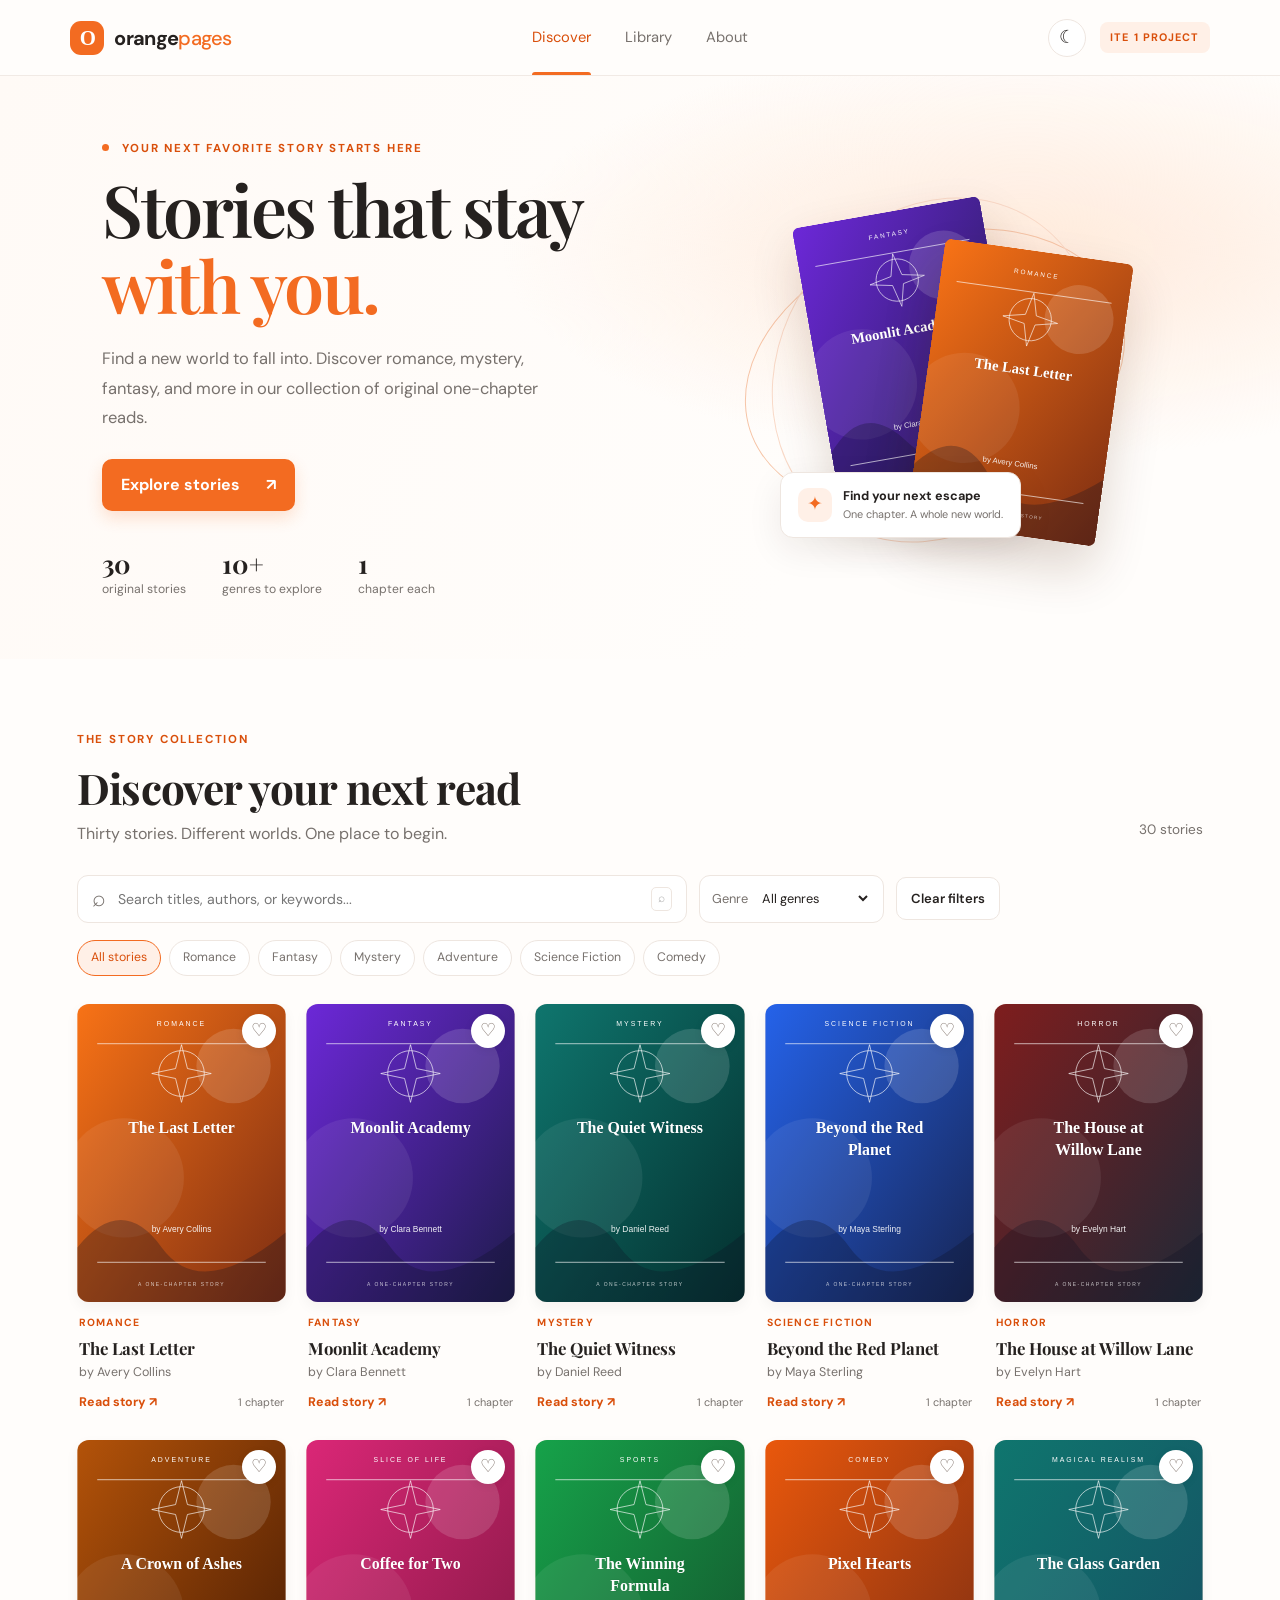
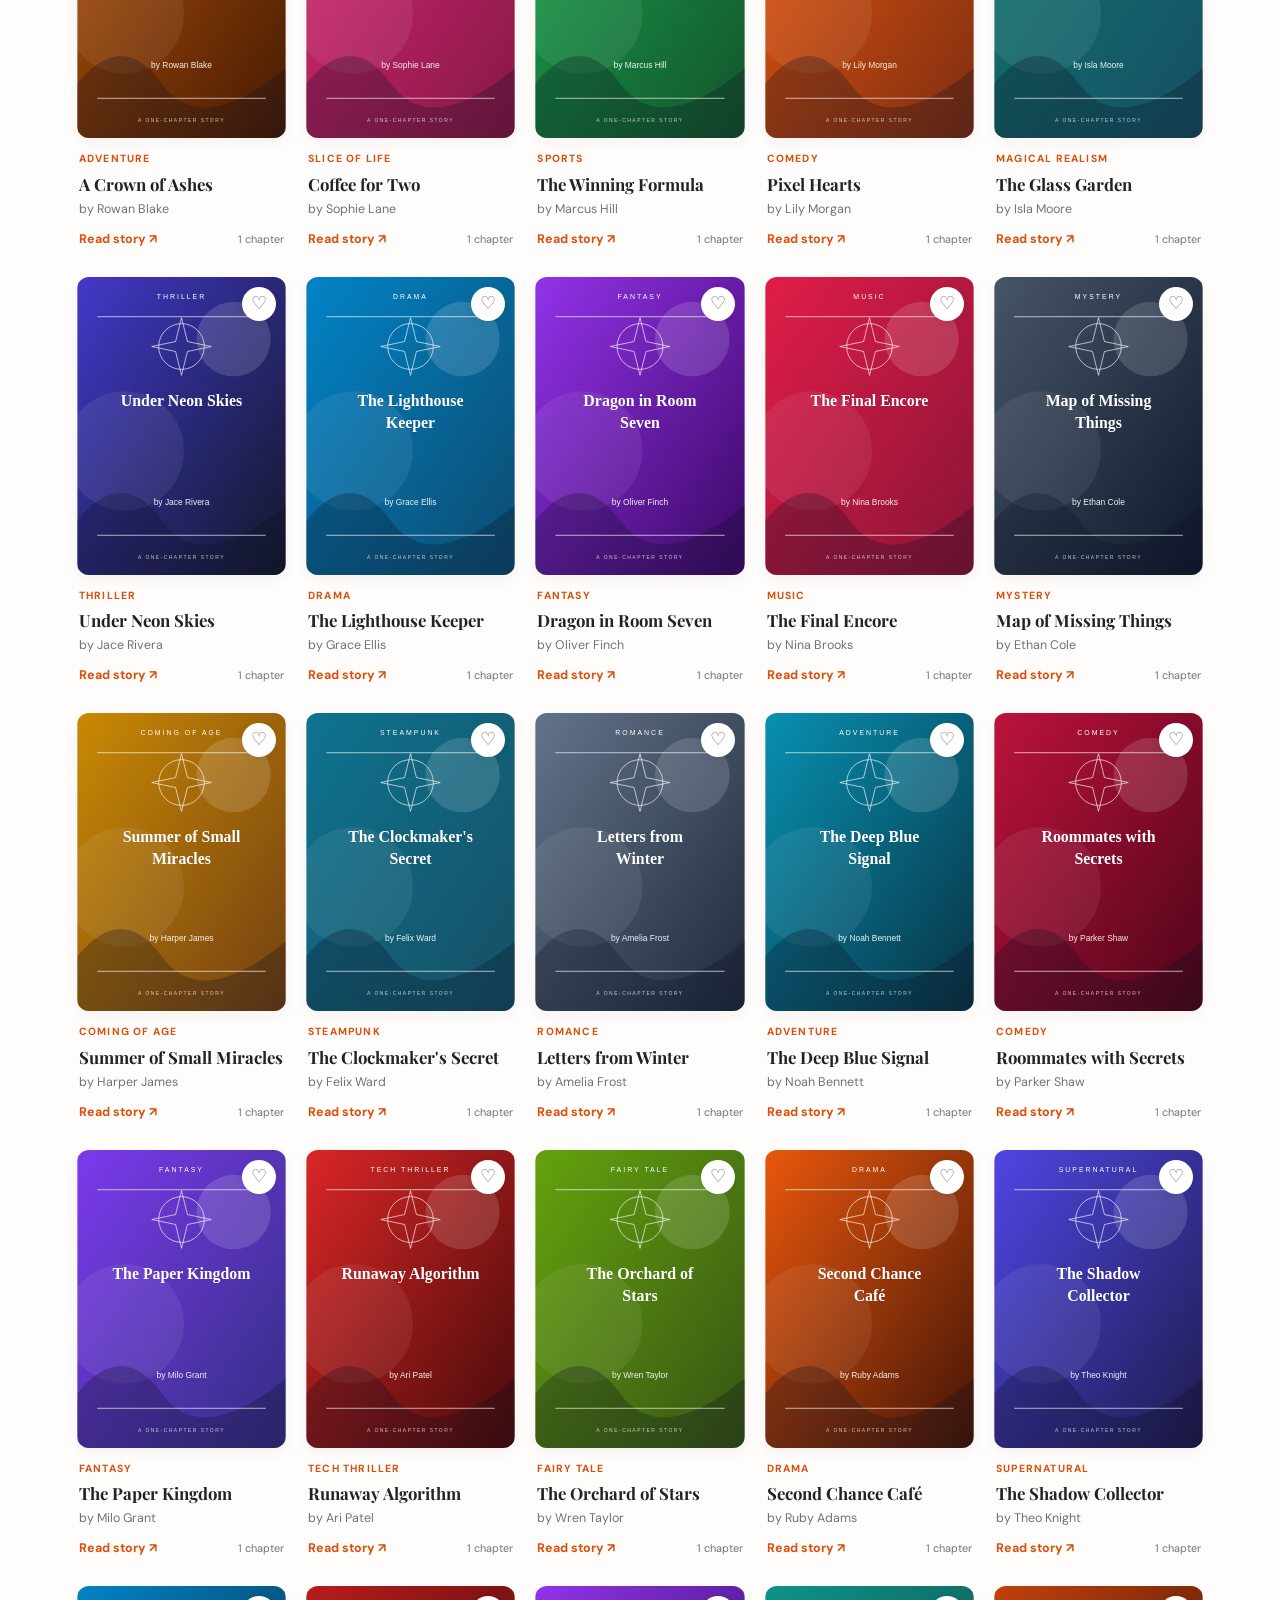
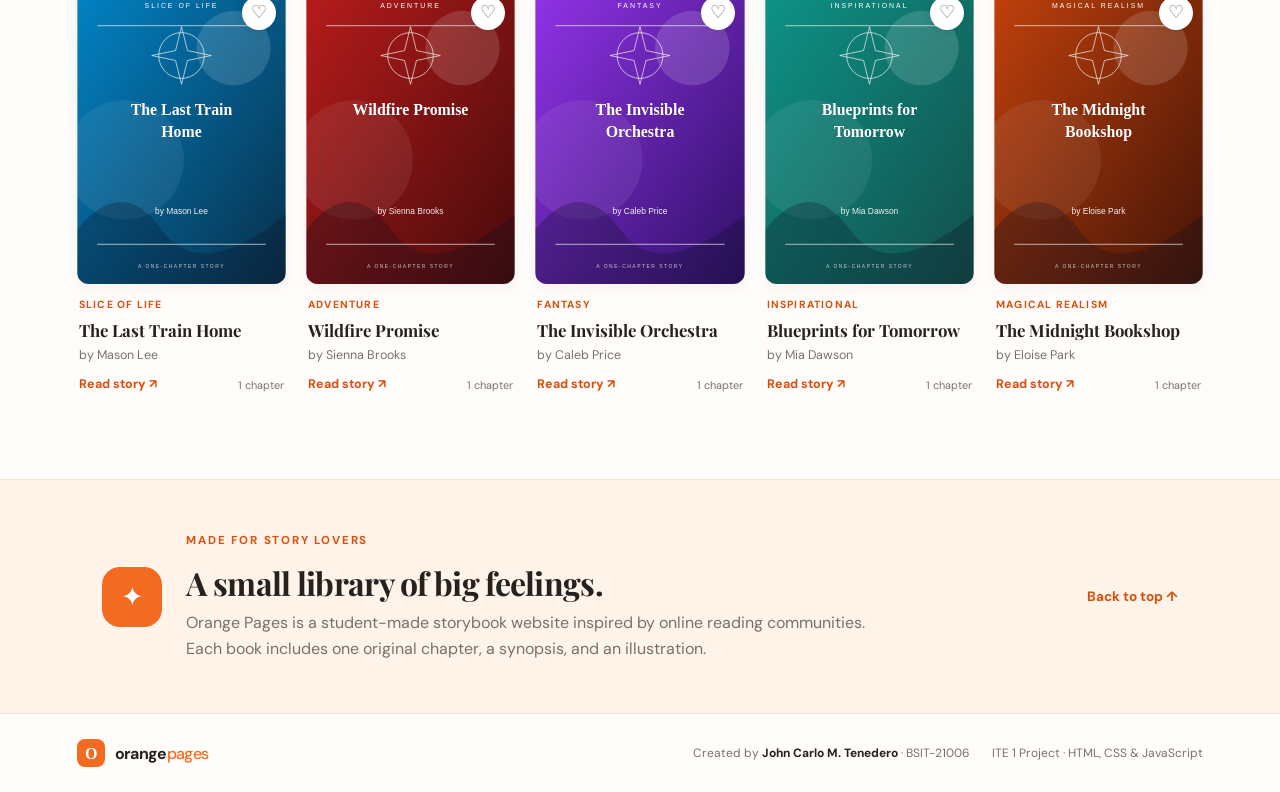
<file: index.html>
<!DOCTYPE html>
<html lang="en">
<head>
  <meta charset="UTF-8">
  <meta name="viewport" content="width=device-width, initial-scale=1.0">
  <meta name="description" content="A Wattpad-inspired storybook library featuring 30 original one-chapter stories.">
  <title>Orange Pages — Storybook Library</title>
  <link rel="stylesheet" href="style.css">
  <script src="script.js" defer></script>
</head>
<body>
  <header class="site-header" id="top">
    <a class="brand" href="index.html" aria-label="Orange Pages home"><span class="brand-mark">O</span><span>orange<span class="brand-light">pages</span></span></a>
    <nav class="main-nav" aria-label="Main navigation">
      <a class="active" href="index.html">Discover</a>
      <a href="#library">Library</a>
      <a href="#about">About</a>
    </nav>
    <div class="header-actions">
      <button class="icon-button" id="themeToggle" type="button" aria-label="Toggle dark mode" title="Toggle dark mode">☾</button>
      <span class="student-tag">ITE 1 PROJECT</span>
    </div>
  </header>
  <main>
    <section class="hero">
      <div class="hero-copy">
        <p class="eyebrow"><span class="eyebrow-dot"></span> YOUR NEXT FAVORITE STORY STARTS HERE</p>
        <h1>Stories that stay<br><span>with you.</span></h1>
        <p class="hero-description">Find a new world to fall into. Discover romance, mystery, fantasy, and more in our collection of original one-chapter reads.</p>
        <a class="primary-button" href="#library">Explore stories <span aria-hidden="true">↗</span></a>
        <div class="hero-stats"><div><strong>30</strong><span>original stories</span></div><div><strong>10+</strong><span>genres to explore</span></div><div><strong>1</strong><span>chapter each</span></div></div>
      </div>
      <div class="hero-art" aria-label="Featured story covers">
        <div class="hero-orbit orbit-one"></div><div class="hero-orbit orbit-two"></div>
        <img class="hero-cover cover-back" src="images/cover-02.svg" alt="Moonlit Academy book cover">
        <img class="hero-cover cover-front" src="images/cover-01.svg" alt="The Last Letter book cover">
        <div class="floating-note"><span class="note-star">✦</span><span><b>Find your next escape</b><small>One chapter. A whole new world.</small></span></div>
      </div>
    </section>
    <section class="library-section" id="library">
      <div class="section-heading"><div><p class="eyebrow">THE STORY COLLECTION</p><h2>Discover your next read</h2><p class="section-subtitle">Thirty stories. Different worlds. One place to begin.</p></div><div class="result-count" id="resultCount">30 stories</div></div>
      <div class="toolbar">
        <label class="search-box"><span aria-hidden="true">⌕</span><input id="searchInput" type="search" placeholder="Search titles, authors, or keywords..." aria-label="Search stories"><kbd>⌕</kbd></label>
        <label class="filter-label"><span>Genre</span><select id="genreFilter" aria-label="Filter by genre"><option value="all">All genres</option></select></label>
        <button class="secondary-button" id="clearFilters" type="button">Clear filters</button>
      </div>
      <div class="genre-chips" id="genreChips" aria-label="Quick genre filters"></div>
      <div class="book-grid" id="bookGrid" aria-live="polite"></div>
      <div class="empty-state hidden" id="emptyState"><span>⌕</span><h3>No stories found</h3><p>Try a different title or genre.</p><button class="secondary-button" id="resetSearch" type="button">Show all stories</button></div>
    </section>
    <section class="about-section" id="about"><div class="about-icon">✦</div><div><p class="eyebrow">MADE FOR STORY LOVERS</p><h2>A small library of big feelings.</h2><p>Orange Pages is a student-made storybook website inspired by online reading communities. Each book includes one original chapter, a synopsis, and an illustration.</p></div><a href="#top" class="back-top">Back to top ↑</a></section>
  </main>
  <footer class="site-footer"><a class="brand footer-brand" href="index.html"><span class="brand-mark">O</span><span>orange<span class="brand-light">pages</span></span></a><p>Created by <strong>John Carlo M. Tenedero</strong> · BSIT-21006</p><p>ITE 1 Project · HTML, CSS &amp; JavaScript</p></footer>
  <div class="toast" id="toast" role="status" aria-live="polite"></div>
</body>
</html>
</file>
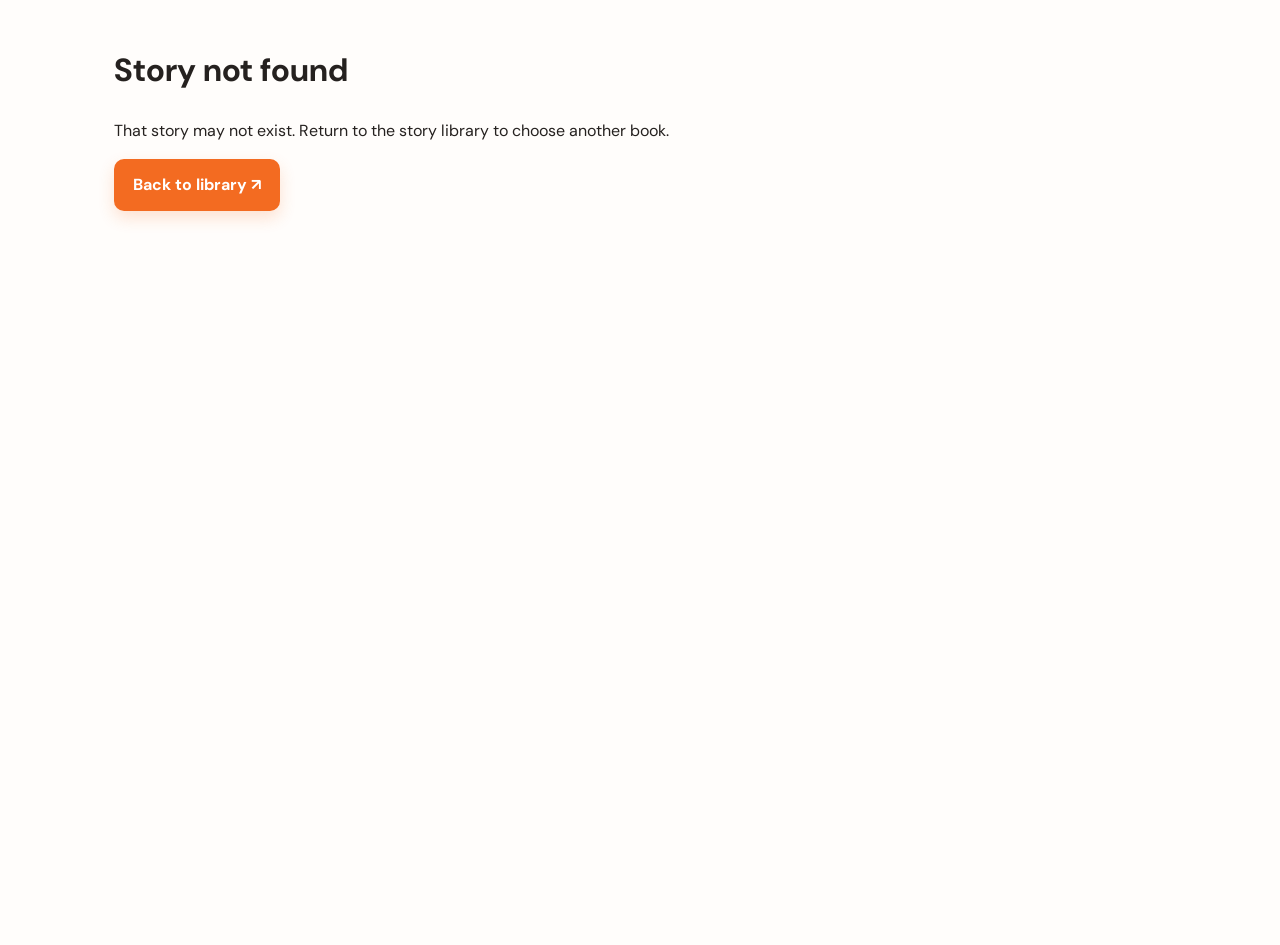
<file: story.html>
<!DOCTYPE html>
<html lang="en">
<head>
  <meta charset="UTF-8">
  <meta name="viewport" content="width=device-width, initial-scale=1.0">
  <meta name="description" content="Read a one-chapter original story on Orange Pages.">
  <title>Read a Story — Orange Pages</title>
  <link rel="stylesheet" href="style.css">
  <script src="script.js" defer></script>
</head>
<body class="story-page">
  <div id="storyRoot"></div>
  <div class="toast" id="toast" role="status" aria-live="polite"></div>
</body>
</html>
</file>
<file: style.css>
@import url('https://fonts.googleapis.com/css2?family=DM+Sans:wght@400;500;600;700&family=Playfair+Display:wght@500;600;700&display=swap');
:root{--orange:#f36b21;--orange-dark:#d94f0b;--orange-pale:#fff0e7;--ink:#25211f;--muted:#77716d;--paper:#fffdfb;--surface:#fff;--line:#eee6e0;--shadow:0 12px 35px rgba(52,31,16,.08);--radius:18px}
*{box-sizing:border-box}html{scroll-behavior:smooth;scroll-padding-top:90px}body{margin:0;background:var(--paper);color:var(--ink);font-family:'DM Sans',sans-serif;line-height:1.6;transition:background .25s,color .25s}a{color:inherit;text-decoration:none}button,input,select{font:inherit}button,a,select{-webkit-tap-highlight-color:transparent}.site-header{height:76px;padding:0 max(5.5vw,24px);display:flex;align-items:center;justify-content:space-between;gap:24px;background:rgba(255,253,251,.92);border-bottom:1px solid rgba(238,230,224,.8);position:sticky;top:0;z-index:20;backdrop-filter:blur(16px)}.brand{display:flex;align-items:center;gap:10px;font-weight:700;font-size:1.25rem;letter-spacing:-.7px;white-space:nowrap}.brand-mark{display:grid;place-items:center;width:34px;height:34px;border-radius:11px;background:var(--orange);color:white;font-family:Georgia,serif;font-size:1.3rem;font-weight:700}.brand-light{color:var(--orange);font-weight:500}.main-nav{display:flex;align-items:center;gap:34px;height:100%;color:var(--muted);font-size:.92rem}.main-nav a{height:100%;display:flex;align-items:center;position:relative}.main-nav a:hover,.main-nav a.active{color:var(--orange-dark)}.main-nav a.active:after{content:"";position:absolute;bottom:0;left:0;right:0;height:3px;border-radius:4px 4px 0 0;background:var(--orange)}.header-actions{display:flex;align-items:center;gap:14px}.student-tag{font-size:.68rem;font-weight:700;letter-spacing:1.1px;color:var(--orange-dark);background:var(--orange-pale);padding:7px 10px;border-radius:8px}.icon-button{width:38px;height:38px;border:1px solid var(--line);background:var(--surface);border-radius:50%;cursor:pointer;color:var(--ink);font-size:1.15rem}.hero{min-height:500px;padding:64px max(8vw,28px) 60px;display:grid;grid-template-columns:1.05fr .95fr;align-items:center;gap:55px;overflow:hidden;background:radial-gradient(ellipse at 80% 30%,#ffeadb 0,transparent 36%),linear-gradient(110deg,#fffaf6,#fffdfb 65%)}.hero-copy{max-width:580px}.eyebrow{margin:0 0 13px;color:var(--orange-dark);font-size:.72rem;font-weight:700;letter-spacing:1.8px}.eyebrow-dot{display:inline-block;width:7px;height:7px;margin:0 8px 1px 0;border-radius:50%;background:var(--orange)}h1,h2,h3,p{margin-top:0}.hero h1{font-family:'Playfair Display',Georgia,serif;font-size:clamp(3.2rem,5.6vw,5.3rem);letter-spacing:-2.5px;line-height:1.05;margin:0 0 22px;font-weight:600}.hero h1 span{color:var(--orange)}.hero-description{max-width:470px;color:var(--muted);font-size:1.03rem;line-height:1.8;margin-bottom:26px}.primary-button{display:inline-flex;align-items:center;gap:26px;background:var(--orange);color:white;padding:13px 19px;border-radius:10px;font-weight:700;box-shadow:0 7px 16px #f36b2130;transition:transform .2s,background .2s}.primary-button:hover{background:var(--orange-dark);transform:translateY(-2px)}.hero-stats{display:flex;gap:36px;margin-top:36px}.hero-stats div{display:flex;flex-direction:column}.hero-stats strong{font-family:'Playfair Display',Georgia,serif;font-size:1.6rem;line-height:1.3}.hero-stats span{font-size:.76rem;color:var(--muted)}.hero-art{height:360px;position:relative;display:flex;align-items:center;justify-content:center}.hero-orbit{position:absolute;border:1px solid #f6c4a6;border-radius:50%;transform:rotate(-18deg)}.orbit-one{width:390px;height:270px}.orbit-two{width:310px;height:360px;transform:rotate(34deg);border-color:#f9d9c7}.hero-cover{position:absolute;width:190px;aspect-ratio:2/3;object-fit:cover;border-radius:7px;box-shadow:0 25px 50px #51260d30;transition:transform .3s}.cover-back{left:calc(50% - 120px);top:20px;transform:rotate(-10deg)}.cover-front{left:calc(50% - 10px);top:60px;transform:rotate(8deg)}.hero-art:hover .cover-back{transform:rotate(-13deg) translateY(-4px)}.hero-art:hover .cover-front{transform:rotate(11deg) translateY(-5px)}.floating-note{position:absolute;bottom:12px;left:calc(50% - 155px);display:flex;gap:11px;align-items:center;padding:13px 17px;background:var(--surface);border:1px solid var(--line);border-radius:13px;box-shadow:var(--shadow);z-index:3}.note-star{display:grid;place-items:center;width:34px;height:34px;border-radius:10px;background:var(--orange-pale);color:var(--orange);font-size:1.2rem}.floating-note b,.floating-note small{display:block}.floating-note b{font-size:.79rem}.floating-note small{font-size:.68rem;color:var(--muted)}.library-section{padding:72px max(6vw,24px) 84px;max-width:1600px;margin:auto}.section-heading{display:flex;align-items:end;justify-content:space-between;gap:20px;margin-bottom:28px}.section-heading h2,.about-section h2{font-family:'Playfair Display',Georgia,serif;font-size:clamp(2rem,3.3vw,2.8rem);line-height:1.2;letter-spacing:-.7px;margin:0 0 8px}.section-subtitle{color:var(--muted);margin:0}.result-count{font-size:.85rem;color:var(--muted);padding-bottom:6px;white-space:nowrap}.toolbar{display:flex;gap:12px;align-items:center;margin-bottom:17px}.search-box{display:flex;align-items:center;gap:10px;flex:1;max-width:610px;min-width:160px;border:1px solid var(--line);background:var(--surface);padding:0 14px;height:48px;border-radius:11px;color:var(--muted)}.search-box>span{font-size:1.45rem;line-height:1}.search-box input{border:0;outline:0;background:transparent;color:var(--ink);width:100%;min-width:0;font-size:.88rem}.search-box kbd{font-size:.72rem;border:1px solid var(--line);border-radius:5px;padding:2px 6px;color:#aaa}.filter-label{display:flex;align-items:center;gap:10px;border:1px solid var(--line);background:var(--surface);height:48px;padding:0 12px;border-radius:11px;font-size:.8rem;color:var(--muted)}.filter-label select{border:0;background:transparent;color:var(--ink);outline:0;max-width:150px;cursor:pointer}.secondary-button{background:var(--surface);border:1px solid var(--line);color:var(--ink);border-radius:10px;padding:10px 14px;cursor:pointer;font-size:.82rem;font-weight:600;transition:border-color .2s,color .2s}.secondary-button:hover{border-color:var(--orange);color:var(--orange-dark)}.genre-chips{display:flex;gap:8px;flex-wrap:wrap;margin-bottom:28px}.genre-chip{border:1px solid var(--line);background:var(--surface);color:var(--muted);border-radius:999px;padding:7px 13px;font-size:.77rem;cursor:pointer;transition:all .2s}.genre-chip:hover,.genre-chip.active{border-color:var(--orange);background:var(--orange-pale);color:var(--orange-dark)}.book-grid{display:grid;grid-template-columns:repeat(5,minmax(0,1fr));gap:27px 20px}.book-card{min-width:0;animation:fadeIn .35s ease both}.cover-wrap{position:relative;overflow:hidden;aspect-ratio:2/2.85;border-radius:12px;background:#f8e7db;box-shadow:0 5px 14px #25170d0c}.book-cover{width:100%;height:100%;object-fit:cover;display:block;transition:transform .45s cubic-bezier(.2,.7,.2,1)}.book-card:hover .book-cover{transform:scale(1.045)}.cover-overlay{position:absolute;inset:0;background:linear-gradient(180deg,transparent 55%,#160e0bd9);opacity:0;transition:opacity .25s;display:flex;align-items:end;padding:13px}.book-card:hover .cover-overlay,.book-card:focus-within .cover-overlay{opacity:1}.quick-read{background:var(--orange);color:#fff;border:0;border-radius:8px;padding:9px 12px;font-size:.8rem;font-weight:700;cursor:pointer;width:100%}.like-button{position:absolute;top:10px;right:10px;width:34px;height:34px;border:0;border-radius:50%;background:#fffF;color:#7c6e66;font-size:1.15rem;cursor:pointer;box-shadow:0 2px 8px #0001;transition:transform .2s,color .2s}.like-button:hover{transform:scale(1.08)}.like-button.liked{color:#ef4444}.book-meta{padding:13px 2px 0}.book-genre{font-size:.65rem;font-weight:700;letter-spacing:1.2px;color:var(--orange-dark);text-transform:uppercase;margin-bottom:5px}.book-title{font-family:'Playfair Display',Georgia,serif;font-size:1.05rem;line-height:1.35;margin:0 0 4px;display:-webkit-box;-webkit-line-clamp:2;-webkit-box-orient:vertical;overflow:hidden}.book-author{color:var(--muted);font-size:.78rem;margin:0 0 10px}.card-bottom{display:flex;justify-content:space-between;align-items:center;gap:8px}.read-link{font-size:.78rem;font-weight:700;color:var(--orange-dark)}.chapter-label{font-size:.68rem;color:var(--muted)}.empty-state{text-align:center;padding:65px 20px;color:var(--muted)}.empty-state>span{font-size:2.5rem;color:var(--orange)}.empty-state h3{color:var(--ink);margin-bottom:4px}.hidden{display:none!important}.about-section{padding:52px max(8vw,28px);display:flex;align-items:center;gap:24px;background:#fff3ea;border-top:1px solid #ffe1ce;border-bottom:1px solid #ffe1ce}.about-icon{flex-shrink:0;display:grid;place-items:center;width:60px;height:60px;border-radius:18px;background:var(--orange);color:white;font-size:1.7rem}.about-section>div:nth-child(2){max-width:690px}.about-section h2{font-size:2rem}.about-section p:last-child{margin:0;color:var(--muted);max-width:700px}.back-top{margin-left:auto;color:var(--orange-dark);font-weight:700;font-size:.85rem;white-space:nowrap}.site-footer{display:flex;align-items:center;gap:22px;flex-wrap:wrap;padding:25px max(6vw,24px);font-size:.75rem;color:var(--muted)}.site-footer p{margin:0}.footer-brand{font-size:1rem;color:var(--ink);margin-right:auto}.footer-brand .brand-mark{width:28px;height:28px;font-size:1rem;border-radius:8px}.site-footer strong{color:var(--ink)}.toast{position:fixed;left:50%;bottom:24px;transform:translate(-50%,20px);background:#26211e;color:white;padding:12px 18px;border-radius:10px;box-shadow:var(--shadow);font-size:.85rem;opacity:0;pointer-events:none;transition:all .25s;z-index:100}.toast.show{opacity:1;transform:translate(-50%,0)}
/* Individual story page */
.story-page{min-height:100vh}.story-topbar{padding:18px max(5vw,22px);display:flex;justify-content:space-between;align-items:center;border-bottom:1px solid var(--line);background:var(--surface)}.story-topbar .back-link{font-size:.87rem;font-weight:600;color:var(--muted)}.story-topbar .back-link:hover{color:var(--orange)}.story-shell{max-width:1100px;margin:45px auto 80px;padding:0 24px}.story-detail{display:grid;grid-template-columns:260px 1fr;gap:42px;align-items:start}.detail-cover{width:100%;border-radius:12px;box-shadow:var(--shadow)}.detail-info{padding:8px 0}.detail-info h1{font:600 clamp(2.4rem,5vw,3.8rem)/1.1 'Playfair Display',Georgia,serif;letter-spacing:-1.5px;margin:0 0 12px}.detail-author{color:var(--muted);margin-bottom:18px}.detail-pills{display:flex;gap:8px;flex-wrap:wrap;margin-bottom:24px}.detail-pill{font-size:.75rem;background:var(--orange-pale);color:var(--orange-dark);padding:6px 11px;border-radius:999px;font-weight:700}.synopsis-box{background:var(--surface);border:1px solid var(--line);border-radius:14px;padding:19px 20px;margin:22px 0}.synopsis-box h2{font:600 1.15rem 'Playfair Display',Georgia,serif;margin:0 0 7px}.synopsis-box p{color:var(--muted);margin:0}.story-actions{display:flex;gap:10px;flex-wrap:wrap}.story-actions button,.story-actions a{display:inline-flex;align-items:center;justify-content:center;gap:8px}.story-illustration{width:100%;max-height:400px;object-fit:cover;border-radius:14px;margin:34px 0 30px}.chapter-heading{border-bottom:1px solid var(--line);padding-bottom:16px;margin-bottom:23px}.chapter-heading .eyebrow{margin-bottom:6px}.chapter-heading h2{font:600 2rem 'Playfair Display',Georgia,serif;margin:0}.story-content{max-width:760px;margin:auto;font-family:Georgia,serif;font-size:1.12rem;line-height:2;color:var(--ink)}.story-content p{margin-bottom:1.4em}.story-end{text-align:center;margin:45px 0 0;padding:30px;border-top:1px solid var(--line);color:var(--muted)}.story-end span{display:block;color:var(--orange);font-size:1.7rem;margin-bottom:8px}.story-end a{color:var(--orange-dark);font-weight:700}.reading-progress{position:fixed;top:0;left:0;height:4px;background:var(--orange);width:0;z-index:50;transition:width .1s}.detail-like{margin-top:22px}
body.dark{--ink:#f4eee9;--muted:#b5aaa2;--paper:#171412;--surface:#211d1a;--line:#3a312c;--orange-pale:#3a2419;--shadow:0 12px 35px #0004;background:var(--paper)}body.dark .site-header{background:#1b1715ed;border-color:var(--line)}body.dark .hero{background:radial-gradient(ellipse at 80% 30%,#422719 0,transparent 38%),linear-gradient(110deg,#1b1715,#171412 65%)}body.dark .about-section{background:#241a15;border-color:#493022}body.dark .floating-note{background:var(--surface)}body.dark .student-tag{background:var(--orange-pale)}body.dark .search-box input,body.dark .filter-label select{color:var(--ink)}body.dark .book-cover{filter:saturate(.9)}body.dark .about-section p:last-child{color:var(--muted)}
@keyframes fadeIn{from{opacity:0;transform:translateY(8px)}to{opacity:1;transform:translateY(0)}}
@media(max-width:1100px){.book-grid{grid-template-columns:repeat(4,minmax(0,1fr))}.hero{padding-left:6vw;padding-right:6vw;gap:20px}.hero-cover{width:165px}.hero-art{height:330px}.orbit-one{width:330px}.orbit-two{width:270px}}
@media(max-width:780px){.site-header{height:66px;padding:0 18px;gap:12px}.main-nav{gap:15px;font-size:.8rem}.student-tag{display:none}.hero{grid-template-columns:1fr;padding:50px 25px 40px;gap:5px}.hero-copy{margin:auto;width:100%;max-width:600px}.hero h1{font-size:clamp(3.1rem,12vw,4.5rem)}.hero-art{height:320px;max-width:500px;width:100%;margin:auto}.hero-cover{width:155px}.cover-back{left:calc(50% - 105px)}.cover-front{left:calc(50% - 2px)}.floating-note{left:calc(50% - 145px)}.hero-stats{gap:25px}.library-section{padding:52px 20px 60px}.book-grid{grid-template-columns:repeat(3,minmax(0,1fr));gap:24px 14px}.toolbar{flex-wrap:wrap}.search-box{max-width:none;flex-basis:100%}.filter-label{flex:1;justify-content:space-between}.filter-label select{max-width:unset}.section-heading h2{font-size:2rem}.about-section{padding:35px 24px;align-items:flex-start;flex-wrap:wrap}.about-section>div:nth-child(2){flex:1;min-width:200px}.back-top{margin-left:84px}.story-detail{grid-template-columns:180px 1fr;gap:25px}.story-shell{margin-top:30px}}
@media(max-width:520px){.brand{font-size:1.05rem;gap:7px}.brand-mark{width:30px;height:30px}.main-nav{gap:12px}.main-nav a:last-child{display:none}.header-actions{gap:0}.hero-description{font-size:.95rem}.hero-stats{gap:18px}.hero-stats strong{font-size:1.35rem}.hero-stats span{font-size:.68rem}.hero-art{height:290px}.hero-cover{width:135px}.cover-back{left:calc(50% - 90px)}.cover-front{left:calc(50% - 5px)}.orbit-one{width:280px;height:220px}.orbit-two{width:220px;height:280px}.floating-note{left:calc(50% - 135px);padding:10px 12px}.section-heading{align-items:flex-start;flex-direction:column;gap:8px}.section-heading h2{font-size:1.85rem}.result-count{padding:0}.book-grid{grid-template-columns:repeat(2,minmax(0,1fr));gap:24px 13px}.book-title{font-size:1rem}.cover-overlay{opacity:1;background:linear-gradient(180deg,transparent 68%,#160e0b9c);padding:8px}.quick-read{font-size:.72rem;padding:8px}.like-button{width:31px;height:31px;top:7px;right:7px}.toolbar .secondary-button{flex-shrink:0}.genre-chips{gap:6px}.genre-chip{padding:6px 10px;font-size:.72rem}.site-footer{gap:12px}.site-footer p{width:100%}.footer-brand{width:auto}.story-detail{grid-template-columns:1fr;gap:22px}.detail-cover{width:170px;max-width:50%;margin:auto;display:block}.detail-info{text-align:center}.detail-pills,.story-actions{justify-content:center}.detail-info h1{font-size:2.6rem}.story-shell{padding:0 18px}.story-content{font-size:1.05rem}.chapter-heading h2{font-size:1.7rem}.story-illustration{margin:25px 0}.story-topbar{padding:15px 18px}.about-section h2{font-size:1.7rem}}
</file>
